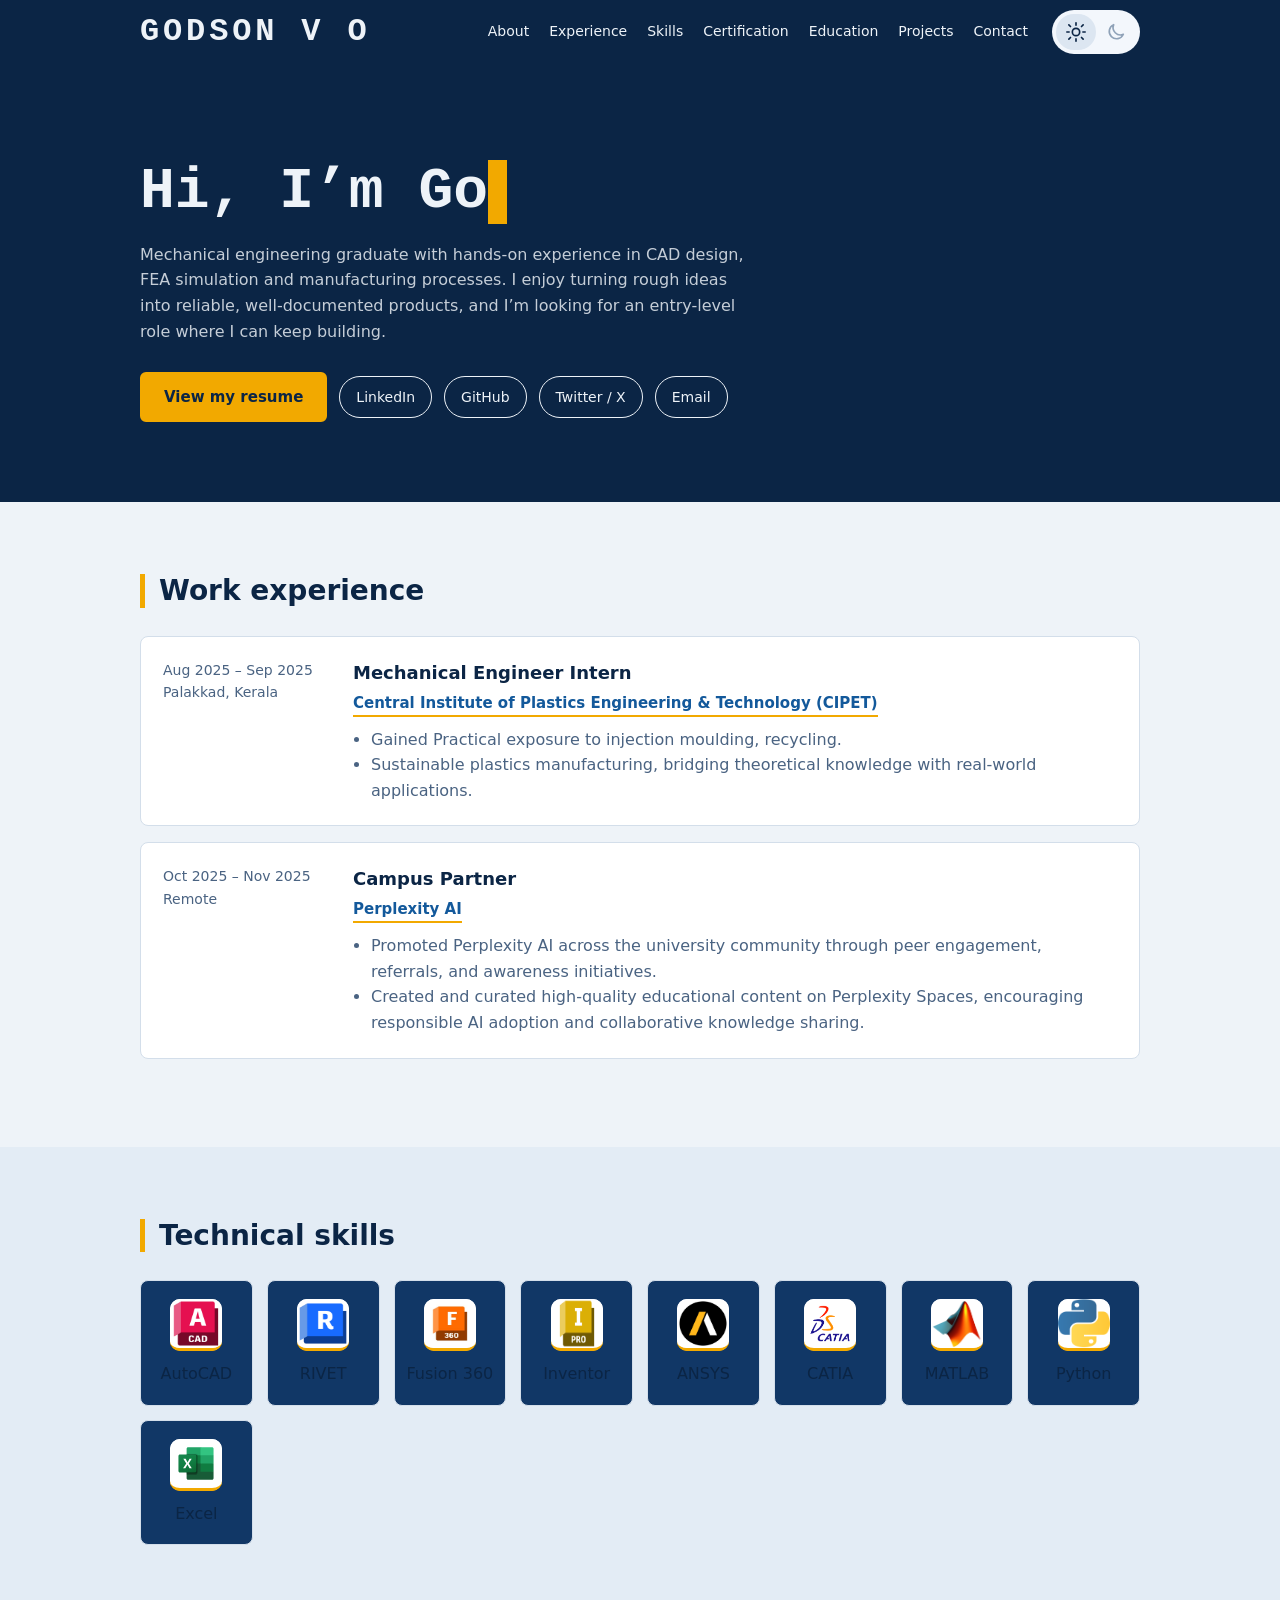
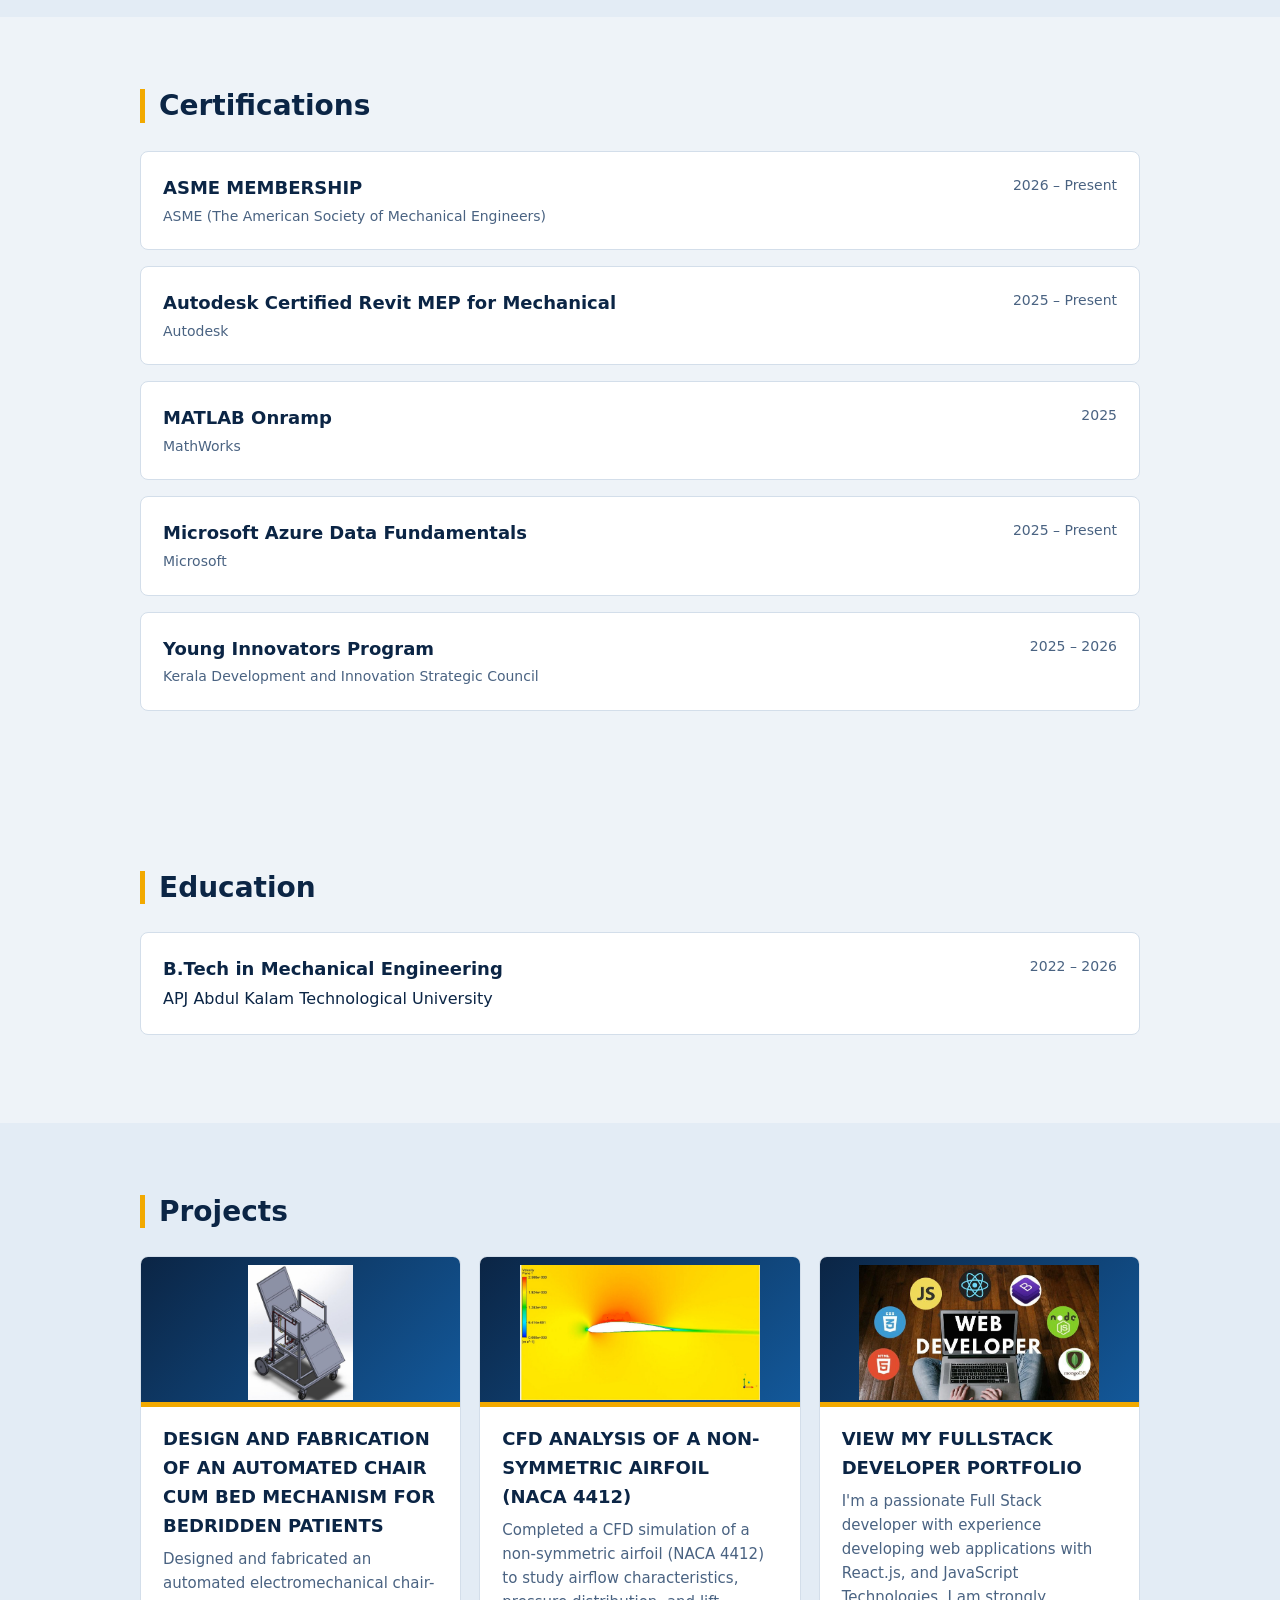
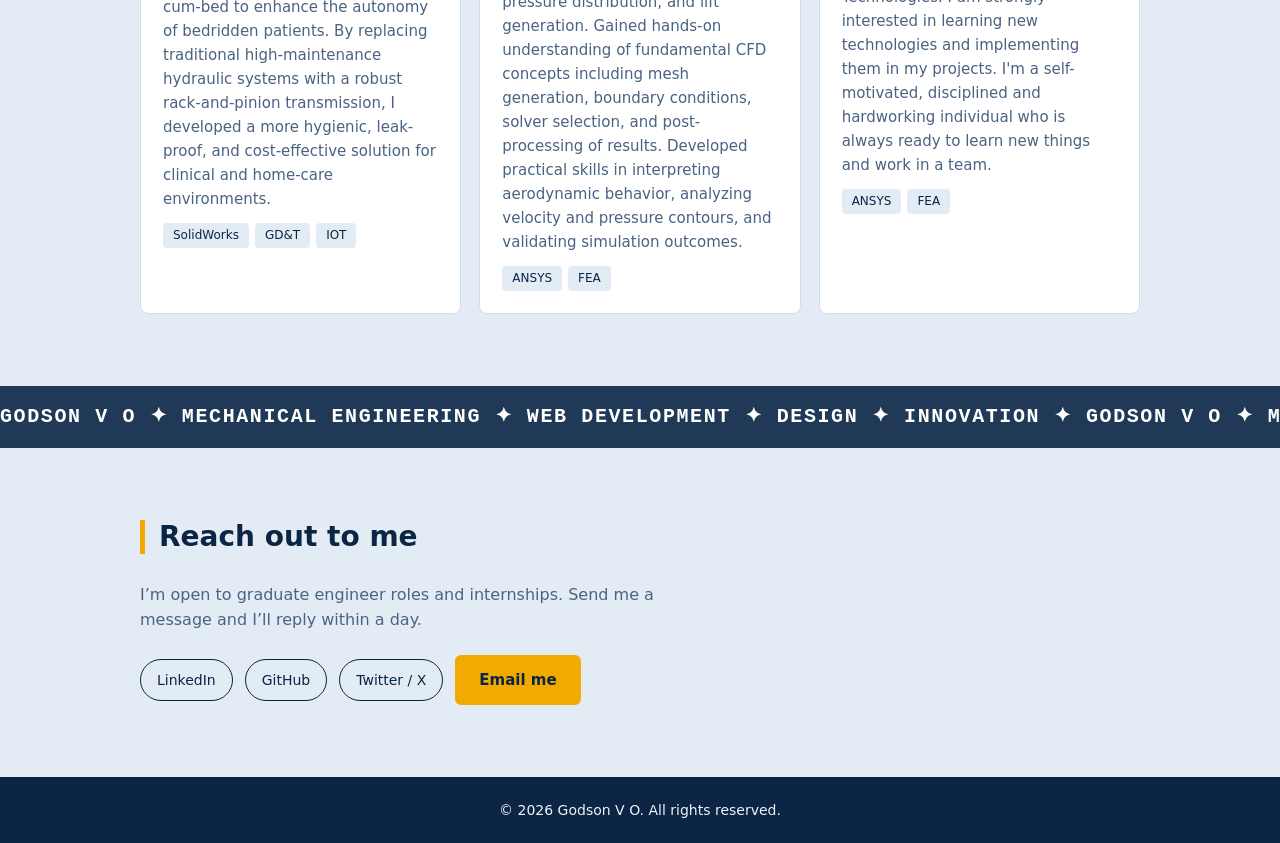
<file: index.html>
<!DOCTYPE html>
<html lang="en" data-theme="light">
<head>
<meta charset="utf-8">
<meta name="viewport" content="width=device-width, initial-scale=1">
<title>Godson V O - Portfolio</title>
<link rel="stylesheet" href="style.css">
<link rel="shortcut icon" href="img/logo.png" type="image/x-icon">
<link rel="preconnect" href="https://fonts.googleapis.com">
<link rel="preconnect" href="https://fonts.gstatic.com" crossorigin>
<link href="https://fonts.googleapis.com/css2?family=Antic+Didone&display=swap" rel="stylesheet">
<!-- Basic Icons -->
<link href="https://cdn.boxicons.com/3.0.8/fonts/basic/boxicons.min.css" rel="stylesheet">
<!-- Filled Icons -->
<link href="https://cdn.boxicons.com/3.0.8/fonts/filled/boxicons-filled.min.css" rel="stylesheet">
<!-- Brand Icons -->
<link href="https://cdn.boxicons.com/3.0.8/fonts/brands/boxicons-brands.min.css" rel="stylesheet">
</head>
<body>
<!-- Markup: <div class="fx-typewriter">TYPEWRITER</div> -->
<header>
  <div class="wrap header-inner" href="#top">
    <div class="fx-voltage" role="img" aria-label="GODSON V O" href="#top">
  <b aria-hidden="true" style="--i:0">G</b>
  <b aria-hidden="true" style="--i:1">O</b>
  <b aria-hidden="true" style="--i:2">D</b>
  <b aria-hidden="true" style="--i:3">S</b>
  <b aria-hidden="true" style="--i:4">O</b>
  <b aria-hidden="true" style="--i:5">N</b>
  &nbsp;
  <b aria-hidden="true" style="--i:6">V</b>
  &nbsp;
  <b aria-hidden="true" style="--i:7">O</b>
</div>
    <div class="header-right">
      <nav aria-label="Main">
        <a href="#about">About</a>
        <a href="#experience">Experience</a>
        <a href="#skills">Skills</a>
        <a href="#certification">Certification</a>
        <a href="#education">Education</a>
        <a href="#projects">Projects</a>
        <a href="#contact">Contact</a>
      </nav>

      <!-- Sun / Moon toggle -->
      <button id="theme-toggle" class="toggle" role="switch" aria-checked="false" aria-label="Dark mode">
        <span class="thumb"></span>
        <span class="icon icon-sun" aria-hidden="true">
          <svg viewBox="0 0 24 24" fill="none" stroke="currentColor" stroke-width="1.8" stroke-linecap="round">
            <circle cx="12" cy="12" r="4"/>
            <path d="M12 2v2.5M12 19.5V22M4.2 4.2L6 6M18 18l1.8 1.8M2 12h2.5M19.5 12H22M4.2 19.8L6 18M18 6l1.8-1.8"/>
          </svg>
        </span>
        <span class="icon icon-moon" aria-hidden="true">
          <svg viewBox="0 0 24 24" fill="none" stroke="currentColor" stroke-width="1.8" stroke-linecap="round" stroke-linejoin="round">
            <path d="M20 14.5A8 8 0 0 1 9.5 4 8 8 0 1 0 20 14.5z"/>
          </svg>
        </span>
      </button>
    </div>
  </div>
</header>

<main id="top">

  <!-- Hero -->
  <section class="hero" id="about">
    <div class="wrap">
      <h1 class="fx-typewriter">Hi, I’m <span>Godson</span></h1>
      <p>Mechanical engineering graduate with hands-on experience in CAD design, FEA simulation and manufacturing processes. I enjoy turning rough ideas into reliable, well-documented products, and I’m looking for an entry-level role where I can keep building.</p>
      <!-- Hero Section -->
    <div class="row" id="hero-links"></div>

    </div>
  </section>

  <!-- Work experience -->
  <section id="experience">
    <div class="wrap">
      <h2>Work experience</h2>

      <div class="card job">
        <div class="when">Aug 2025 – Sep 2025<br>Palakkad, Kerala</div>
        <div>
          <h3>Mechanical Engineer Intern</h3>
          <div class="org">
            Central Institute of Plastics Engineering & Technology (CIPET)
          </div>
          <ul>
            <li>Gained Practical exposure to injection moulding, recycling.</li>
            <li>Sustainable plastics manufacturing, bridging theoretical knowledge with real-world applications.</li>
          </ul>
        </div>
      </div>

      <div class="card job">
        <div class="when">Oct 2025 – Nov 2025<br>Remote</div>
        <div>
          <h3>Campus Partner</h3>
          <div class="org">Perplexity AI</div>
          <ul>
            <li>Promoted Perplexity AI across the university community through peer engagement, referrals, and awareness initiatives.</li>
            <li>Created and curated high-quality educational content on Perplexity Spaces, encouraging responsible AI adoption and collaborative knowledge sharing.</li>
          </ul>
        </div>
      </div>
    </div>
  </section>

  <!-- Technical skills -->
  <section id="skills" class="alt">
    <div class="wrap">
      <h2>Technical skills</h2>
      <div class="skills">
        <!-- Replace each <i> with an <img src="logos/solidworks.png" alt=""> when you have the logos -->
        <div class="skill"><i class="text"><img src="img/autocad.png" alt=""></i>AutoCAD</div>
        <div class="skill"><i class="text"><img src="img/revit.png" alt=""></i>RIVET</div>
        <div class="skill"><i class="text"><img src="img/fusion.jpg" alt=""></i>Fusion 360</div>
        <div class="skill"><i class="text"><img src="img/inventor.png" alt=""></i>Inventor</div>
        <div class="skill"><i class="text"><img src="img/ansys.png" alt=""></i>ANSYS</div>
        <div class="skill"><i class="text"><img src="img/catia.png" alt=""></i>CATIA</div>
        <div class="skill"><i class="text"><img src="img/matlab.gif" alt=""></i>MATLAB</div>
        <div class="skill"><i class="text"><img src="img/python.webp" alt=""></i>Python</div>
        <div class="skill"><i class="text"><img src="img/Excel.svg" alt=""></i>Excel</div>
      </div>
    </div>
  </section>

  <!-- Certification -->
  <section id="certification">
    <div class="wrap">
      <h2>Certifications</h2>
      <div class="card edu">
        <div><h3><a href="https://drive.google.com/file/d/1usHz8cwKl0jmpOkJ18G73uZDuMDhSwns/view">ASME MEMBERSHIP</a></h3><div class="meta">ASME (The American Society of Mechanical Engineers)</div></div>
        <div class="meta">2026 – Present</div>
      </div>
      <div class="card edu">
        <div><h3><a href="https://drive.google.com/file/d/1rMEAETrt9tJJf_c6qiOR7pd2DvKkXh3Y/view">Autodesk Certified Revit MEP for Mechanical</a></h3><div class="meta">Autodesk</div></div>
        <div class="meta">2025 – Present</div>
      </div>
      <div class="card edu">
        <div><h3><a href="https://matlabacademy.mathworks.com/progress/share/certificate.html?id=d132687e-efc4-47a7-ab6a-3c67d6c4999a&">MATLAB Onramp</a></h3><div class="meta">MathWorks</div></div>
        <div class="meta">2025</div>
      </div>
      <div class="card edu">
        <div><h3><a href="https://learn.microsoft.com/en-in/users/godsonvo-6068/achievements/pl9hptj4?ref=https%3A%2F%2Fwww.linkedin.com%2F">Microsoft Azure Data Fundamentals</a></h3><div class="meta">Microsoft</div></div>
        <div class="meta">2025 – Present</div>
      </div>
      <div class="card edu">
        <div><h3><a href="https://drive.google.com/file/d/1YT1-2GhSGuRLIn78j5Zdr1tvwRowHcfh/view">Young Innovators Program</a></h3><div class="meta">Kerala Development and Innovation Strategic Council</div></div>
        <div class="meta">2025 – 2026</div>
      </div>
    </div>
  </section>
  <!-- Education -->
  <section id="education">
    <div class="wrap">
      <h2>Education</h2>
      <div class="card edu">
        <div><h3>B.Tech in Mechanical Engineering</h3><div class="meta"></div>APJ Abdul Kalam Technological University</div>
        <div class="meta">2022 – 2026</div>
      </div>
    </div>
  </section>

  <!-- Projects -->
  <section id="projects" class="alt">
    <div class="wrap">
      <h2>Projects</h2>
      <div class="projects">
        <article class="card proj">
          <div class="thumb-img"><img class="wheelchair" src="img/wheelchair.jpg" alt=""></div>
          <div class="body arrow">
            <h3>DESIGN AND FABRICATION OF AN AUTOMATED CHAIR CUM BED MECHANISM FOR BEDRIDDEN PATIENTS<i class="bx bx-chevron-right-circle" id="arrow1"></i></h3>
            <p>Designed and fabricated an automated electromechanical chair-cum-bed to enhance the autonomy of bedridden patients. By replacing traditional high-maintenance hydraulic systems with a robust rack-and-pinion transmission, I developed a more hygienic, leak-proof, and cost-effective solution for clinical and home-care environments.</p>
            <div class="tags"><span>SolidWorks</span><span>GD&amp;T</span> <span>IOT</span></div>
          </div>
        </article>
        <article class="card proj">
          <div class="thumb-img"><img class="cfd" src="img/cfd002.jpg" alt=""></div>
          <div class="body arrow">
            <h3>CFD ANALYSIS OF A NON-SYMMETRIC AIRFOIL (NACA 4412)<i class="bx bx-chevron-right-circle" id="arrow2"></i></h3>
            <p>Completed a CFD simulation of a non-symmetric airfoil (NACA 4412) to study airflow characteristics, pressure distribution, and lift 
                  generation. Gained hands-on understanding of fundamental CFD concepts including mesh generation, boundary conditions, solver
                  selection, and post-processing of results. Developed practical skills in interpreting aerodynamic behavior, analyzing velocity and 
                  pressure contours, and validating simulation outcomes. </p>
            <div class="tags"><span>ANSYS</span><span>FEA</span></div>
          </div>
        </article>
        <article class="card proj">
          <div class="thumb-img"><img class="cfd" src="img/developer.htm" alt=""></div>
          <div class="body arrow">
            <h3 href="https://godsonvo-portfolio.vercel.app/"  target="_blank"><a href="https://godsonvo-portfolio.vercel.app/">VIEW MY FULLSTACK DEVELOPER PORTFOLIO</a><i href="https://godsonvo-portfolio.vercel.app/"  target="_blank" class="bx bx-chevron-right-circle" id="arrow3"></i></h3>
            <p>I'm a passionate Full Stack developer with experience developing web applications with React.js, and JavaScript Technologies. I am strongly interested in learning new technologies and implementing them in my projects. I'm a self-motivated, disciplined and hardworking individual who is always ready to learn new things and work in a team.</p>
            <div class="tags"><span>ANSYS</span><span>FEA</span></div>
          </div>
        </article>
      </div>
    </div>
  </section>


<div class="ticker-wrapper">
  <div class="fx-ticker">
  GODSON V O ✦ MECHANICAL ENGINEERING ✦ WEB DEVELOPMENT ✦ DESIGN ✦ INNOVATION ✦
  GODSON V O ✦ MECHANICAL ENGINEERING ✦ WEB DEVELOPMENT ✦ DESIGN ✦ INNOVATION ✦
  GODSON V O ✦MECHANICAL ENGINEERING ✦ WEB DEVELOPMENT ✦ DESIGN ✦ INNOVATION ✦
  </div>
</div>
  
  <!-- Contact Section -->
<section id="contact" class="contact">
    <div class="wrap">
        <h2>Reach out to me</h2>
        <p>I’m open to graduate engineer roles and internships. Send me a message and I’ll reply within a day.</p>
        <div class="row" id="contact-links"></div>
    </div>
</section>

</main>

<footer id="footerText">Copyright &copy; Godson V O</footer>
<script src="script.js"></script>
</body>
</html>
</file>
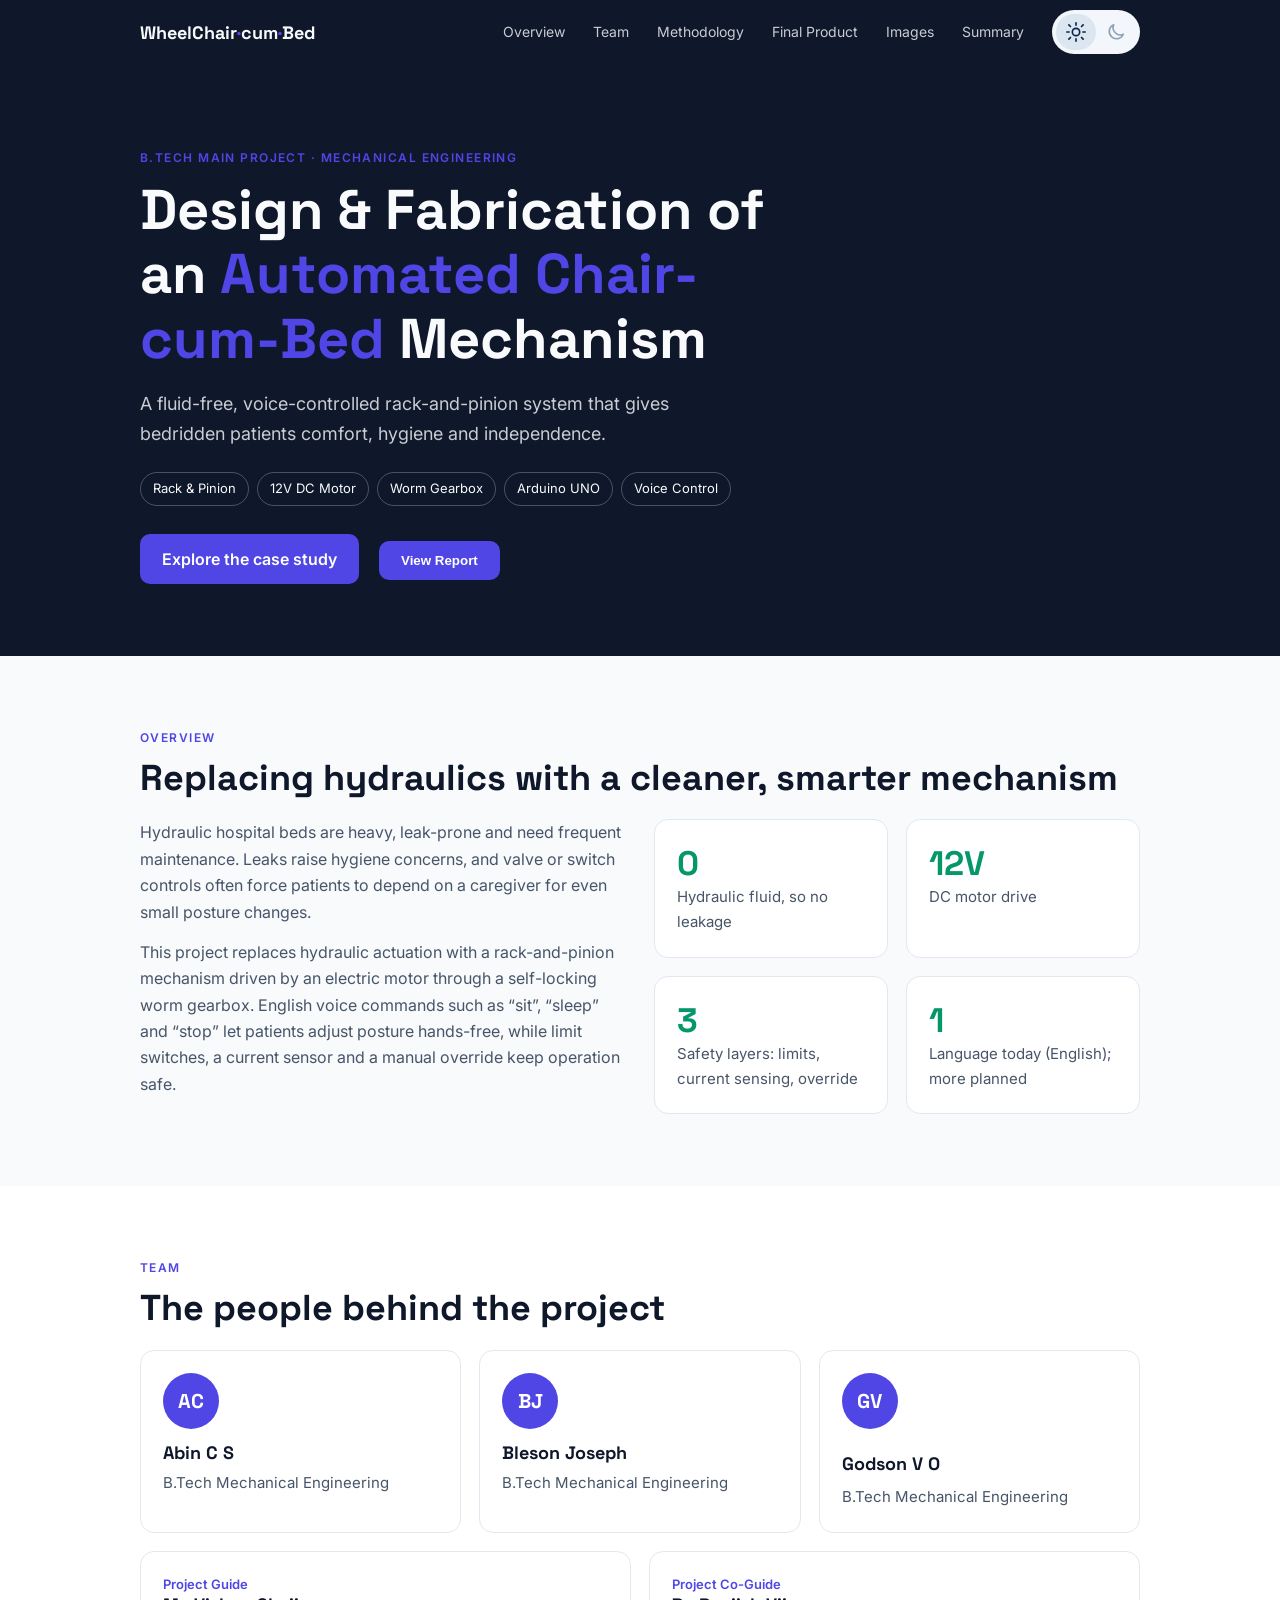
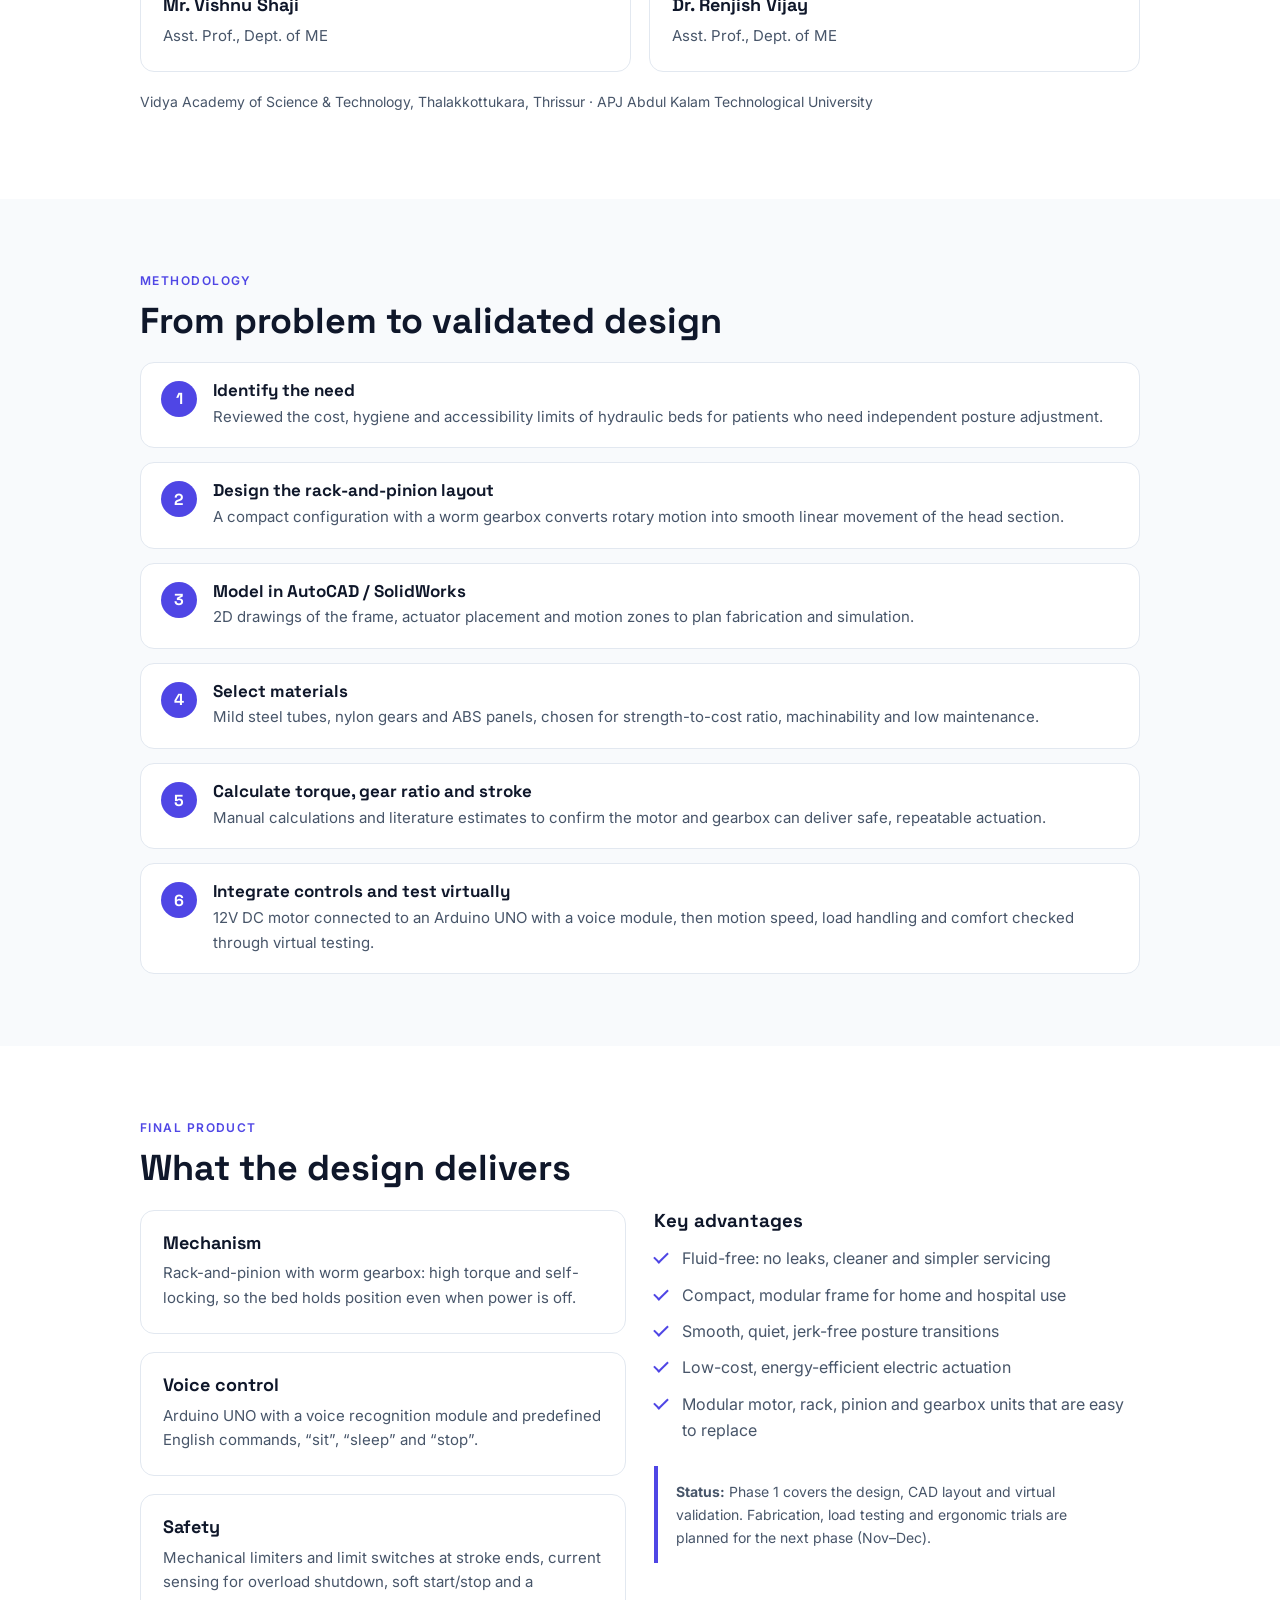
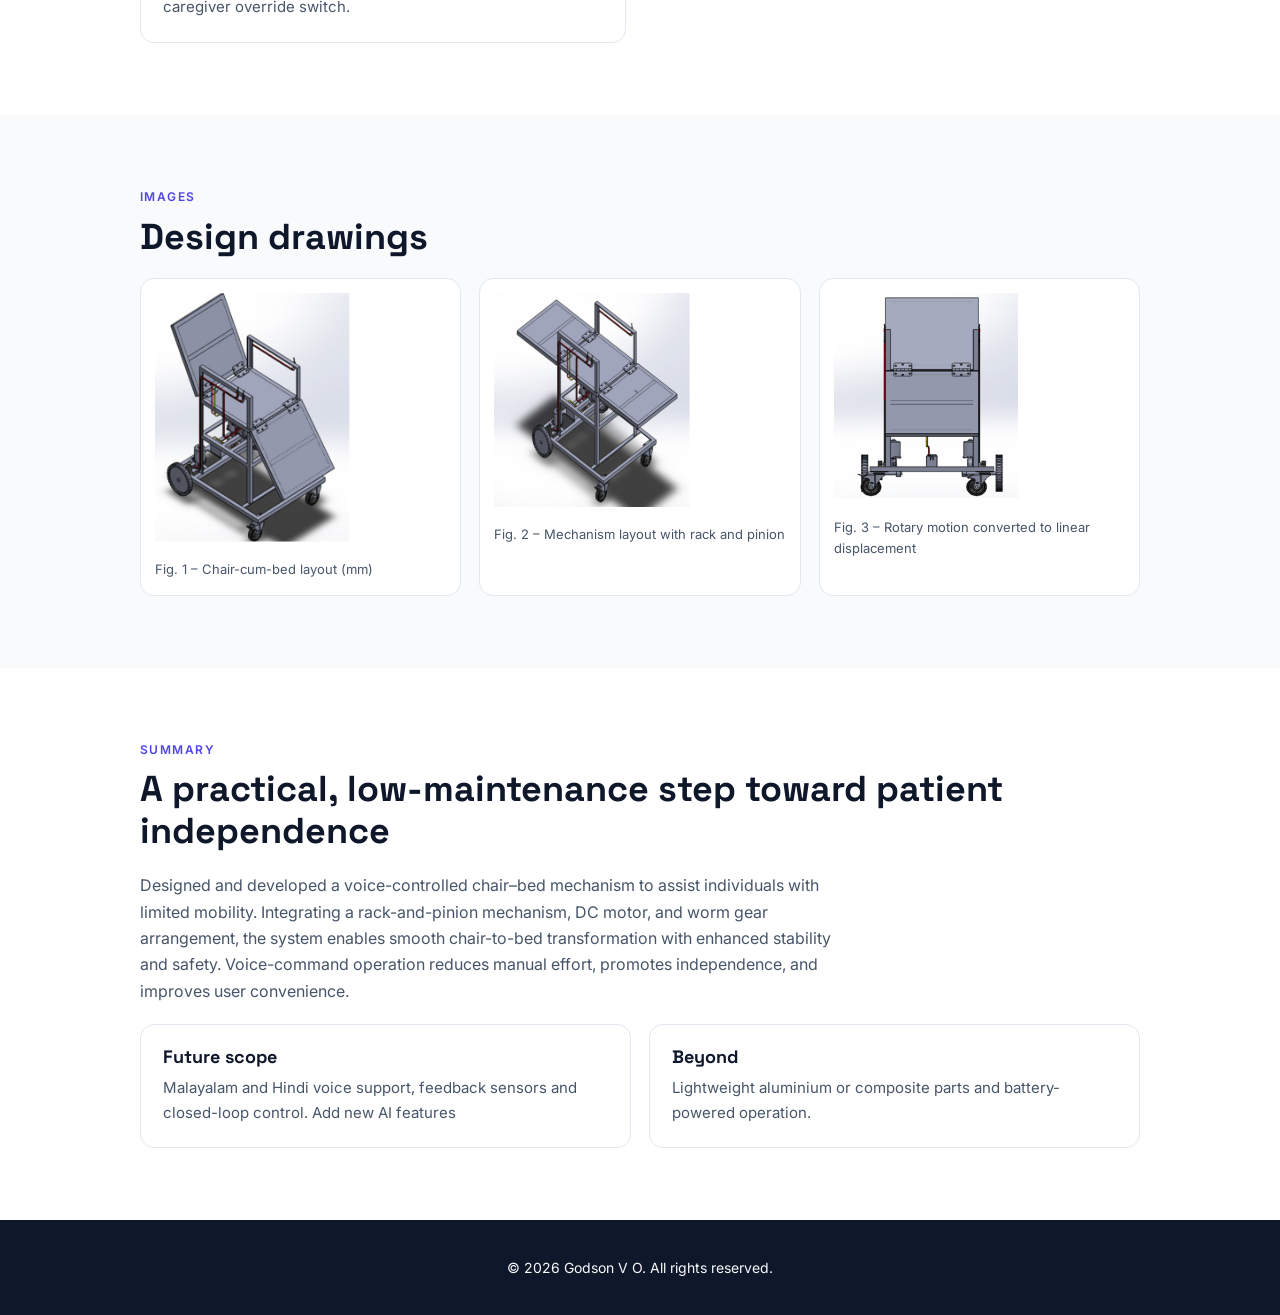
<file: project1/index.html>
<!DOCTYPE html>
<html lang="en" data-theme="light">
<head>
<meta charset="utf-8">
<meta name="viewport" content="width=device-width, initial-scale=1, viewport-fit=cover">
<title>Automated Chair-cum-Bed Mechanism – Case Study</title>
<link rel="stylesheet" href="https://fonts.googleapis.com/css2?family=Space+Grotesk:wght@500;700&family=Inter:wght@400;500;600&display=swap">
<link rel="stylesheet" href="styles.css">
<!-- Basic Icons -->
<link href="https://cdn.boxicons.com/3.0.8/fonts/basic/boxicons.min.css" rel="stylesheet">
<!-- Filled Icons -->
<link href="https://cdn.boxicons.com/3.0.8/fonts/filled/boxicons-filled.min.css" rel="stylesheet">
<!-- Brand Icons -->
<link href="https://cdn.boxicons.com/3.0.8/fonts/brands/boxicons-brands.min.css" rel="stylesheet">
</head>
<body>
<header class="nav"><div class="wrap">
  <a class="logo" href="#top">WheelChair<b>·</b>cum<b>·</b>Bed</a>
  <nav class="links">
    <a href="#overview">Overview</a><a href="#team">Team</a><a href="#method">Methodology</a><a href="#product">Final Product</a><a href="#gallery">Images</a><a href="#summary">Summary</a>
  </nav>
  <!-- Sun / Moon toggle -->
      <button id="theme-toggle" class="toggle" role="switch" aria-checked="false" aria-label="Dark mode">
        <span class="thumb"></span>
        <span class="icon icon-sun" aria-hidden="true">
          <svg viewBox="0 0 24 24" fill="none" stroke="currentColor" stroke-width="1.8" stroke-linecap="round">
            <circle cx="12" cy="12" r="4"/>
            <path d="M12 2v2.5M12 19.5V22M4.2 4.2L6 6M18 18l1.8 1.8M2 12h2.5M19.5 12H22M4.2 19.8L6 18M18 6l1.8-1.8"/>
          </svg>
        </span>
        <span class="icon icon-moon" aria-hidden="true">
          <svg viewBox="0 0 24 24" fill="none" stroke="currentColor" stroke-width="1.8" stroke-linecap="round" stroke-linejoin="round">
            <path d="M20 14.5A8 8 0 0 1 9.5 4 8 8 0 1 0 20 14.5z"/>
          </svg>
        </span>
      </button>
</div></header>


<main id="top">
<section class="hero"><div class="wrap">
  <div class="eyebrow" style="color:var(--accent)">B.Tech Main Project · Mechanical Engineering</div>
  <h1>Design &amp; Fabrication of an <em>Automated Chair-cum-Bed</em> Mechanism</h1>
  <p>A fluid-free, voice-controlled rack-and-pinion system that gives bedridden patients comfort, hygiene and independence.</p>
  <div class="chips"><span class="chip">Rack &amp; Pinion</span><span class="chip">12V DC Motor</span><span class="chip">Worm Gearbox</span><span class="chip">Arduino UNO</span><span class="chip">Voice Control</span></div>
  <a class="btn" href="#overview">Explore the case study</a><button href="img/GROUP_A4_Project_Report_FINAL_V2.pdf" class="btn" id="reported">View Report</button>
</div></section>

<section id="overview"><div class="wrap">
  <div class="eyebrow">Overview</div><h2>Replacing hydraulics with a cleaner, smarter mechanism</h2>
  <div class="split">
    <div>
      <p>Hydraulic hospital beds are heavy, leak-prone and need frequent maintenance. Leaks raise hygiene concerns, and valve or switch controls often force patients to depend on a caregiver for even small posture changes.</p>
      <p>This project replaces hydraulic actuation with a rack-and-pinion mechanism driven by an electric motor through a self-locking worm gearbox. English voice commands such as “sit”, “sleep” and “stop” let patients adjust posture hands-free, while limit switches, a current sensor and a manual override keep operation safe.</p>
    </div>
    <div class="grid" style="grid-template-columns:1fr 1fr">
      <div class="card"><div class="stat">0</div><p>Hydraulic fluid, so no leakage</p></div>
      <div class="card"><div class="stat">12V</div><p>DC motor drive</p></div>
      <div class="card"><div class="stat">3</div><p>Safety layers: limits, current sensing, override</p></div>
      <div class="card"><div class="stat">1</div><p>Language today (English); more planned</p></div>
    </div>
  </div>
</div></section>

<section id="team" class="alt"><div class="wrap">
  <div class="eyebrow">Team</div><h2>The people behind the project</h2>
  <div class="grid">
    <div class="card"><div class="avatar">AC</div><h3>Abin C S</h3><div class="role"></div><p>B.Tech Mechanical Engineering</p></div>
    <div class="card"><div class="avatar">BJ</div><h3>Bleson Joseph</h3><div class="role"></div><p>B.Tech Mechanical Engineering</p></div>
    <div class="card godson"><div class="avatar">GV</div><h3>Godson V O<i class="bx bx-chevron-right-circle" id="arrow1"></i></h3><div class="role"></div><p>B.Tech Mechanical Engineering</p></div>
  </div>
  <div class="grid" style="margin-top:18px">
    <div class="card"><div class="role">Project Guide</div><h3>Mr. Vishnu Shaji</h3><p>Asst. Prof., Dept. of ME</p></div>
    <div class="card"><div class="role">Project Co-Guide</div><h3>Dr. Renjish Vijay</h3><p>Asst. Prof., Dept. of ME</p></div>
  </div>
  <p style="margin-top:18px;font-size:14px">Vidya Academy of Science &amp; Technology, Thalakkottukara, Thrissur · APJ Abdul Kalam Technological University</p>
</div></section>

<section id="method"><div class="wrap">
  <div class="eyebrow">Methodology</div><h2>From problem to validated design</h2>
  <div class="steps">
    <div class="step"><div><h3>Identify the need</h3><p>Reviewed the cost, hygiene and accessibility limits of hydraulic beds for patients who need independent posture adjustment.</p></div></div>
    <div class="step"><div><h3>Design the rack-and-pinion layout</h3><p>A compact configuration with a worm gearbox converts rotary motion into smooth linear movement of the head section.</p></div></div>
    <div class="step"><div><h3>Model in AutoCAD / SolidWorks</h3><p>2D drawings of the frame, actuator placement and motion zones to plan fabrication and simulation.</p></div></div>
    <div class="step"><div><h3>Select materials</h3><p>Mild steel tubes, nylon gears and ABS panels, chosen for strength-to-cost ratio, machinability and low maintenance.</p></div></div>
    <div class="step"><div><h3>Calculate torque, gear ratio and stroke</h3><p>Manual calculations and literature estimates to confirm the motor and gearbox can deliver safe, repeatable actuation.</p></div></div>
    <div class="step"><div><h3>Integrate controls and test virtually</h3><p>12V DC motor connected to an Arduino UNO with a voice module, then motion speed, load handling and comfort checked through virtual testing.</p></div></div>
  </div>
</div></section>

<section id="product" class="alt"><div class="wrap">
  <div class="eyebrow">Final Product</div><h2>What the design delivers</h2>
  <div class="split">
    <div class="grid" style="grid-template-columns:1fr">
      <div class="card"><h3>Mechanism</h3><p>Rack-and-pinion with worm gearbox: high torque and self-locking, so the bed holds position even when power is off.</p></div>
      <div class="card"><h3>Voice control</h3><p>Arduino UNO with a voice recognition module and predefined English commands, “sit”, “sleep” and “stop”.</p></div>
      <div class="card"><h3>Safety</h3><p>Mechanical limiters and limit switches at stroke ends, current sensing for overload shutdown, soft start/stop and a caregiver override switch.</p></div>
    </div>
    <div>
      <h3 style="margin-bottom:14px">Key advantages</h3>
      <ul class="ticks">
        <li>Fluid-free: no leaks, cleaner and simpler servicing</li>
        <li>Compact, modular frame for home and hospital use</li>
        <li>Smooth, quiet, jerk-free posture transitions</li>
        <li>Low-cost, energy-efficient electric actuation</li>
        <li>Modular motor, rack, pinion and gearbox units that are easy to replace</li>
      </ul>
      <div class="note"><b>Status:</b> Phase 1 covers the design, CAD layout and virtual validation. Fabrication, load testing and ergonomic trials are planned for the next phase (Nov–Dec).</div>
    </div>
  </div>
</div></section>

<section id="gallery"><div class="wrap">
  <div class="eyebrow">Images</div><h2>Design drawings</h2>
  <div class="grid" style="grid-template-columns:repeat(auto-fit,minmax(auto,1fr))">
    <figure>
      <img class="drw1" src="img/drw1.png" alt="">
      <figcaption>Fig. 1 – Chair-cum-bed layout (mm)</figcaption>
    </figure>
    <figure>
      <img class="drw2" src="img/drw2.png" alt="">
      <figcaption>Fig. 2 – Mechanism layout with rack and pinion</figcaption>
    </figure>
    <figure>
      <img class="drw3" src="img/drw3.png" alt="">
      <figcaption>Fig. 3 – Rotary motion converted to linear displacement</figcaption>
    </figure>
  </div>
</div></section>

<section id="summary" class="alt"><div class="wrap">
  <div class="eyebrow">Summary</div><h2>A practical, low-maintenance step toward patient independence</h2>
  <p style="max-width:70ch">Designed and developed a voice-controlled chair–bed mechanism to assist individuals with limited mobility. Integrating a rack-and-pinion mechanism, DC motor, and worm gear arrangement, the system enables smooth chair-to-bed transformation with enhanced stability and safety. Voice-command operation reduces manual effort, promotes independence, and improves user convenience.</p>
  <div class="grid" style="margin-top:20px">
    <div class="card"><h3>Future scope</h3><p>Malayalam and Hindi voice support, feedback sensors and closed-loop control. Add new AI features</p></div>
    <div class="card"><h3>Beyond</h3><p>Lightweight aluminium or composite parts and battery-powered operation.</p></div>
  </div>
</div></section>
</main>

<footer id="footerText">Copyright &copy; Godson V O</footer>

<script src="script.js"></script>
</body>
</html>
</file>
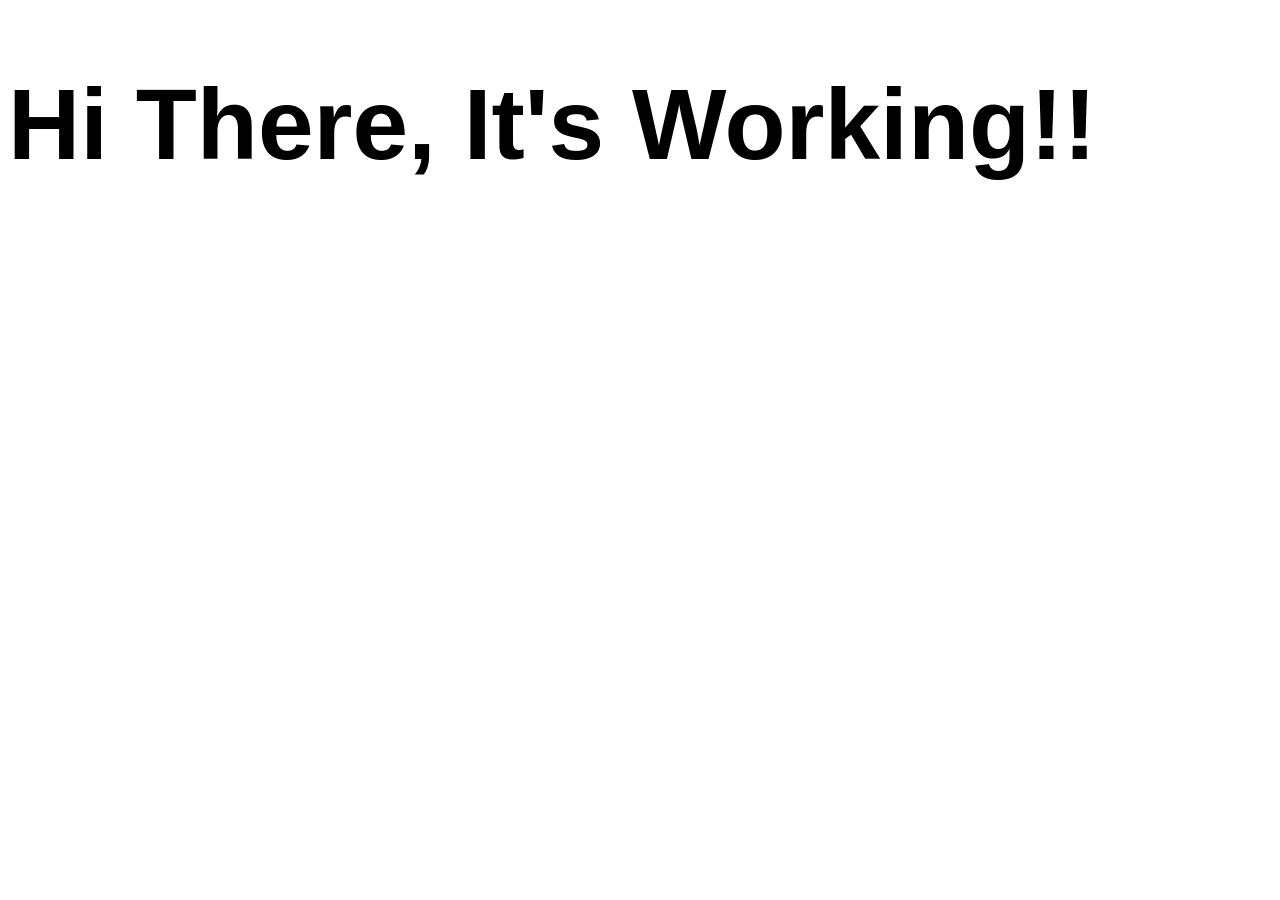
<file: project1.html>
<!DOCTYPE html>
<html lang="en">
<head>
    <meta charset="UTF-8">
    <meta name="viewport" content="width=device-width, initial-scale=1.0">
    <title>Wheelchair project</title>
</head>
<body>
    <style>
        h1{
            font-family: 'Segoe UI', Tahoma, Geneva, Verdana, sans-serif;
            font-size: 100px;
            font-weight: 600;
        }
    </style>
    <h1>Hi There, It's Working!!</h1>
</body>
</html>
</file>
<file: style.css>
/* ===== Palette tokens ===== */
/* Light: Blueprint Blue */

:root,
[data-theme="light"] {
  --bg: #EEF3F8;
  /* pale blue-gray */
  --surface: #FFFFFF;
  --alt: #E3ECF5;
  /* alternate section background */
  --text: #0B2545;
  /* deep navy */
  --muted: #4A6382;
  --accent: #F2A900;
  /* amber */
  --on-accent: #0B2545;
  --brand: #13599B;
  /* engineering blue */
  --border: #D3DEEA;
  --bar: #0B2545;
  /* header / hero / footer */
  --on-bar: #EEF3F8;

  /* toggle */
  --toggle-bg: #F3F7FC;
  --toggle-thumb: #DCE6F1;
  --toggle-icon: #0B2545;
  --toggle-icon-off: #8FA2B8;
}

/* Dark: Blueprint at night */
[data-theme="dark"] {
  --bg: #081A33;
  --surface: #0F2747;
  --alt: #0B2140;
  --text: #E6EEF8;
  --muted: #9DB2CC;
  --accent: #F2A900;
  --on-accent: #0B2545;
  --brand: #5AA2E6;
  --border: #1D3A60;
  --bar: #050F20;
  --on-bar: #E6EEF8;

  --toggle-bg: #0B1220;
  --toggle-thumb: #3A4A73;
  --toggle-icon: #FFFFFF;
  --toggle-icon-off: #8794B3;
}

/* ===== Base ===== */
*,
*::before,
*::after {
  box-sizing: border-box;
}

html {
  scroll-behavior: smooth;
  scroll-padding-top: 80px;
}

body {
  margin: 0;
  background: var(--bg);
  color: var(--text);
  font: 16px/1.6 "IBM Plex Sans", Inter, system-ui, sans-serif;
  transition: background .3s ease, color .3s ease;
}

a {
  color: inherit;
  text-decoration: none;
}

a:focus-visible,
button:focus-visible {
  outline: 3px solid var(--accent);
  outline-offset: 2px;
}

.wrap {
  max-width: 1040px;
  margin: 0 auto;
  padding: 0 20px;
}

section {
  padding: 72px 0;
}

section.alt {
  background: var(--alt);
}

h2 {
  font-size: 28px;
  line-height: 1.2;
  margin: 0 0 28px;
  padding-left: 14px;
  border-left: 5px solid var(--accent);
}

/* ===== Header ===== */
header {
  position: sticky;
  top: 0;
  z-index: 10;
  background: var(--bar);
  color: var(--on-bar);
}

.header-inner {
  display: flex;
  justify-content: space-between;
  align-items: center;
  gap: 16px;
  min-height: 64px;
}

.logo {
  font-weight: 700;
  white-space: nowrap;
}

.header-right {
  display: flex;
  align-items: center;
  gap: 24px;
}

nav {
  display: flex;
  gap: 20px;
  font-size: 14px;
}

nav a {
  padding: 4px 0;
  border-bottom: 2px solid transparent;
  white-space: nowrap;
}

nav a:hover,
nav a:focus-visible {
  border-color: var(--accent);
  outline: none;
}

/* ===== Sun / Moon toggle ===== */
.toggle {
  position: relative;
  display: grid;
  grid-template-columns: 1fr 1fr;
  align-items: center;
  width: 88px;
  height: 44px;
  padding: 4px;
  border: 0;
  border-radius: 999px;
  background: var(--toggle-bg);
  cursor: pointer;
  flex-shrink: 0;
  transition: background .3s ease;
}

.toggle .thumb {
  position: absolute;
  top: 4px;
  left: 4px;
  width: 40px;
  height: 36px;
  border-radius: 999px;
  background: var(--toggle-thumb);
  transition: transform .3s ease, background .3s ease;
}

.toggle[aria-checked="true"] .thumb {
  transform: translateX(40px);
}

.toggle .icon {
  position: relative;
  z-index: 1;
  display: grid;
  place-items: center;
  height: 36px;
  transition: color .3s ease;
}

.toggle .icon svg {
  width: 22px;
  height: 22px;
}

/* Light mode: sun active. Dark mode: moon active. */
.icon-sun {
  color: var(--toggle-icon);
}

.icon-moon {
  color: var(--toggle-icon-off);
}

.toggle[aria-checked="true"] .icon-sun {
  color: var(--toggle-icon-off);
}

.toggle[aria-checked="true"] .icon-moon {
  color: var(--toggle-icon);
}

/* ===== Hero ===== */
.hero {
  padding: 96px 0 80px;
  background: var(--bar);
  color: var(--on-bar);
}

.hero h1 {
  font-size: clamp(34px, 6vw, 58px);
  line-height: 1.1;
  margin: 0 0 18px;
}

.hero h1 span {
  border-bottom: 5px solid var(--accent);
}

.hero p {
  max-width: 620px;
  margin: 0 0 28px;
  opacity: .82;
}

.row {
  display: flex;
  flex-wrap: wrap;
  gap: 12px;
  align-items: center;
}

.btn {
  display: inline-block;
  padding: 11px 22px;
  border-radius: 6px;
  font-weight: 600;
  font-size: 15px;
  background: var(--accent);
  color: var(--on-accent);
  border: 2px solid var(--accent);
}

.btn:hover {
  filter: brightness(1.08);
}

.pill {
  padding: 9px 16px;
  border-radius: 999px;
  font-size: 14px;
  font-weight: 500;
  border: 1.5px solid currentColor;
}

.hero .pill {
  color: var(--on-bar);
}

.pill:hover {
  background: var(--accent);
  border-color: var(--accent);
  color: var(--on-accent);
}

/* ================================
   TYPING EFFECT (H1)
================================ */

.hero h1.typing {
  display: inline-block;
  width: 12.5ch;
  /* tweak if text is clipped or has extra space */
  max-width: 100%;
  white-space: nowrap;
  overflow: hidden;
  border-right: 3px solid currentColor;
  /* caret matches h1 color */
  animation:
    typing 2.2s steps(18) 0.4s both,
    /* types the text */
    blink .6s step-end infinite alternate,
    /* blinking caret */
    hide-caret 0s 3.8s forwards;
  /* caret disappears after ~3.8s */
}

@keyframes typing {
  from {
    width: 0;
  }
}

@keyframes blink {
  50% {
    border-color: transparent;
  }
}

@keyframes hide-caret {
  to {
    border-color: transparent;
  }
}

@media (max-width: 600px) {
  .hero h1.typing {
    font-size: 28px;
  }
}


/* ===== Cards ===== */
.card {
  background: var(--surface);
  border: 1px solid var(--border);
  border-radius: 8px;
  padding: 22px;
  margin-bottom: 16px;
  transition: background .3s ease, border-color .3s ease;
}

h3 {
  margin: 0 0 2px;
  font-size: 18px;
}

/* Experience */
.job {
  display: grid;
  grid-template-columns: 170px 1fr;
  gap: 20px;
}

.job .when {
  color: var(--muted);
  font-size: 14px;
}

.job .org {
  display: inline-block;
  font-weight: 600;
  font-size: 15px;
  color: var(--brand);
  border-bottom: 2px solid var(--accent);
}

.job ul {
  margin: 10px 0 0;
  padding-left: 18px;
  color: var(--muted);
}

/* Skills */
.skills {
  display: grid;
  grid-template-columns: repeat(auto-fill, minmax(110px, 1fr));
  gap: 14px;
}

.skill {
  text-align: center;
  padding: 18px 8px;
  font-size: 16px;
  background: rgb(17, 55, 102);
  border: 1px solid var(--border);
  border-radius: 8px;
}

.skill i,
.skill img {
  display: grid;
  place-items: center;
  width: 52px;
  height: 52px;
  margin: 0 auto 10px;
  border-radius: 10px;
  background: white;
  border-bottom: 3px solid var(--accent);
  font: 700 17px/1 "IBM Plex Mono", ui-monospace, monospace;
  font-style: normal;
  color: #0B2545;
}
.text{
  color: white;
}
/* Education */
.edu {
  display: flex;
  justify-content: space-between;
  gap: 16px;
  flex-wrap: wrap;
  cursor: pointer;
}

.edu:hover {
  background: var(--alt);
}

.edu .meta {
  color: var(--muted);
  font-size: 14px;
}

/* Projects */
.projects {
  display: grid;
  grid-template-columns: repeat(auto-fit, minmax(260px, 1fr));
  gap: 18px;
}

.proj {
  padding: 0;
  overflow: hidden;
  margin: 0;
}

.thumb-img {
  height: 150px;
  display: grid;
  place-items: center;
  position: relative;
  background: linear-gradient(135deg, var(--bar), var(--brand));
  color: var(--on-bar);
  font: 600 14px "IBM Plex Mono", ui-monospace, monospace;
}

.thumb-img::after {
  content: "";
  position: absolute;
  inset: auto 0 0 0;
  height: 5px;
  background: var(--accent);
}

.wheelchair{
  width: 105px;
}
.cfd{
  width: 240px;
}
.proj .body {
  padding: 18px 22px 22px;
}

.proj p {
  color: var(--muted);
  margin: 6px 0 12px;
  font-size: 15px;
}
.arrow h3{
  display: flex;
  flex-direction: row;
  align-items: center;
}
.arrow h3 i{
  font-size: 30px;
}

.tags {
  display: flex;
  flex-wrap: wrap;
  gap: 6px;
}

.tags span {
  font-size: 12px;
  padding: 3px 10px;
  border-radius: 4px;
  background: var(--alt);
}

/* Contact */
.contact {
  background: var(--alt);
}

.contact p {
  max-width: 520px;
  color: var(--muted);
  margin: 0 0 22px;
}

.contact .pill {
  color: var(--text);
}

/* Footer */
footer {
  background: var(--bar);
  color: var(--on-bar);
  text-align: center;
  padding: 22px 20px;
  font-size: 14px;
}

/* ===== Responsive ===== */
@media (max-width: 800px) {
  .header-inner {
    flex-wrap: wrap;
    padding-top: 10px;
    padding-bottom: 10px;
  }

  .header-right {
    width: 100%;
    justify-content: space-between;
    gap: 12px;
  }

  nav {
    overflow-x: auto;
    padding-bottom: 2px;
  }
}

@media (max-width: 700px) {
  section {
    padding: 52px 0;
  }

  .hero {
    padding: 64px 0 56px;
  }

  .job {
    grid-template-columns: 1fr;
    gap: 6px;
  }
}

@media (prefers-reduced-motion: reduce) {
  html {
    scroll-behavior: auto;
  }

  * {
    transition: none !important;
  }
}

/* Colour tokens — override to re-skin the effect:
   --ink    main text colour (defaults to currentColor)
   --ink-2  primary accent   --ink-3  secondary accent */
:root { --ink: currentColor; --ink-2: var(--accent); --ink-3: #4FF8FF; }

/* 03 Teletype — typewriter with blinking caret (word must match the ch width) */
.fx-typewriter {
  box-sizing: content-box; /* the caret sits outside the character-count width */
  font: 600 24px/1.2 "JetBrains Mono", monospace;
  letter-spacing: 0;
  color: var(--ink);
  white-space: nowrap;
  overflow: hidden;
  width: 10ch; /* = number of characters typed */
  border-right: .55ch solid var(--ink-2);
  animation: fx-type 3.6s steps(10) infinite,
             fx-caret .65s steps(1) infinite;
}
@keyframes fx-type {
  0%, 8%    { width: 0; }
  55%, 100% { width: 14ch; }
}
@keyframes fx-caret {
  50% { border-color: transparent; }
}


/* 32 Silver-Foil — embossed metallic letters with a diagonal specular sweep */
.fx-foil {
  font: 600 25px/1.05 "IBM Plex Sans", Inter, system-ui, sans-serif;
  letter-spacing: .08em;
  color: transparent;
  background:
    linear-gradient(108deg,
      #1a1a1a 0%,
      #666666 12%,
      #ffffff 22%,
      #a6a6a6 32%,
      #333333 42%,
      #f5f5f5 51%,
      #808080 62%,
      #ffffff 76%,
      #222222 100%
    ) 0 0 / 230% 100%;
  -webkit-background-clip: text;
  background-clip: text;
  text-shadow:
    0 1px 0 rgba(255, 255, 255, .45),
    0 9px 20px rgba(0, 0, 0, .36);
  animation: fx-foil 3.1s ease-in-out infinite;
}

@keyframes fx-foil {
  0%, 100% {
    background-position: 115% 0;
    filter: saturate(0) brightness(1.05);
  }
  45% {
    background-position: -35% 0;
    filter: saturate(0) brightness(1.2);
  }
}


/* Running Ticker */
.ticker-wrapper {
  width: 100%;
  overflow: hidden;
  padding: 20px 0;
  background: rgb(11, 37, 69,.9);
}
.wrap{
  cursor: pointer;
}

.fx-ticker {
  width: max-content;
  font: 600 20px/1.1 "JetBrains Mono", monospace;
  letter-spacing: .08em;
  color: #fff;
  white-space: nowrap;
  animation: fx-ticker 18s linear infinite;
}

@keyframes fx-ticker {
  to {
    transform: translateX(-50%);
  }
}



/*<!-- Markup: 
/* Colour tokens — override to re-skin the effect:
   --ink    main text colour (defaults to currentColor)
   --ink-2  primary accent   --ink-3  secondary accent */
/* 69 Kilovolt — letters crackle with staggered electric discharge flashes */
.fx-voltage {
  font: 600 32px/1.1 "JetBrains Mono", monospace;
  letter-spacing: .12em;
  color: var(--ink);
  display: inline-flex;
}
.fx-voltage b {
  font-weight: inherit;
  display: inline-block;
  animation: fx-voltage 2.6s steps(1) infinite;
  animation-delay: calc(var(--i) * .08s);
}
@keyframes fx-voltage {
  0%, 100% {
    transform: none;
    color: var(--ink);
    text-shadow: none;
    filter: brightness(1);
  }
  7% {
    transform: translate(1px, -1px) skewX(-10deg);
    color: #fff;
    text-shadow:
      0 0 4px #fff,
      0 0 14px var(--ink-3),
      2px 0 0 var(--ink-2),
     -2px 0 0 var(--ink-3);
    filter: brightness(1.85);
  }
  9% {
    transform: translate(-1px, 1px) skewX(8deg);
    color: var(--ink-3);
    text-shadow:
      0 0 10px var(--ink-3),
      0 0 22px color-mix(in srgb, var(--ink-3) 70%, transparent);
  }
  11%, 48% {
    transform: none;
    color: var(--ink);
    text-shadow: none;
    filter: brightness(1);
  }
  61% {
    transform: translate(0, -1px) skewX(4deg);
    color: #fff;
    text-shadow:
      0 0 6px var(--ink-2),
      0 0 18px var(--ink-2),
     -1px 0 0 var(--ink-3);
    filter: brightness(1.6);
  }
  63% {
    transform: none;
    color: var(--ink);
    text-shadow: none;
    filter: brightness(1);
  }
}
</file>
<file: project1/styles.css>
/* ===== Palette tokens: Minimalist Tech ===== */
:root,
[data-theme="light"]{
  --bg:#F8FAFC;          /* soft ice */
  --surface:#FFFFFF;
  --alt:#FFFFFF;         /* alternate section background */
  --text:#0F172A;        /* ink black */
  --muted:#475569;
  --accent:#4F46E5;      /* vibrant indigo */
  --on-accent:#FFFFFF;
  --brand:#4F46E5;
  --border:#E2E8F0;
  --bar:#0F172A;         /* header / hero / footer */
  --on-bar:#F8FAFC;
  --data:#059669;        /* jade green: positive metrics */

  /* toggle */
  --toggle-bg:#F3F7FC;
  --toggle-thumb:#DCE6F1;
  --toggle-icon:#0B2545;
  --toggle-icon-off:#8FA2B8;
}

/* Dark: Minimalist Tech at night */
[data-theme="dark"]{
  --bg:#0B1120;
  --surface:#111A2E;
  --alt:#0F172A;
  --text:#F1F5F9;
  --muted:#94A3B8;
  --accent:#6366F1;
  --on-accent:#FFFFFF;
  --brand:#818CF8;
  --border:#1E293B;
  --bar:#020617;
  --on-bar:#F1F5F9;
  --data:#34D399;

  --toggle-bg:#0B1220;
  --toggle-thumb:#3A4A73;
  --toggle-icon:#FFFFFF;
  --toggle-icon-off:#8794B3;
}

/* ===== Sun / Moon toggle ===== */
.toggle{position:relative;display:grid;grid-template-columns:1fr 1fr;align-items:center;width:88px;height:44px;padding:4px;border:0;border-radius:999px;background:var(--toggle-bg);cursor:pointer;flex-shrink:0;transition:background .3s ease}
.toggle .thumb{position:absolute;top:4px;left:4px;width:40px;height:36px;border-radius:999px;background:var(--toggle-thumb);transition:transform .3s ease,background .3s ease}
.toggle[aria-checked="true"] .thumb{transform:translateX(40px)}
.toggle .icon{position:relative;z-index:1;display:grid;place-items:center;height:36px;transition:color .3s ease}
.toggle .icon svg{width:22px;height:22px}
.icon-sun{color:var(--toggle-icon)}
.icon-moon{color:var(--toggle-icon-off)}
.toggle[aria-checked="true"] .icon-sun{color:var(--toggle-icon-off)}
.toggle[aria-checked="true"] .icon-moon{color:var(--toggle-icon)}

/* ===== Base ===== */
:root{box-sizing:border-box;padding-top:env(safe-area-inset-top,0px);padding-bottom:env(safe-area-inset-bottom,0px)}
html{scroll-padding-top:calc(90px + env(safe-area-inset-top,0px));scroll-behavior:smooth}
*,*::before,*::after{box-sizing:inherit}
body{margin:0;background:var(--bg);color:var(--text);font:16px/1.65 Inter,system-ui,sans-serif;transition:background .3s,color .3s}
body::before{content:"";position:fixed;inset:0 0 auto;height:env(safe-area-inset-top,0px);background:var(--bar);z-index:10}
h1,h2,h3{font-family:"Space Grotesk",Inter,sans-serif;line-height:1.15;margin:0}
.wrap{max-width:1040px;margin:0 auto;padding:0 20px}
header.nav{position:sticky;top:env(safe-area-inset-top,0px);z-index:9;background:var(--bar);color:var(--on-bar)}
.nav .wrap{display:flex;align-items:center;gap:16px;height:64px}
.logo{font:700 18px "Space Grotesk",sans-serif;color:var(--on-bar);text-decoration:none;white-space:nowrap}
.logo b{color:var(--accent)}
.links{display:flex;gap:4px;margin-left:auto;overflow-x:auto;scrollbar-width:none}
.links a{color:var(--on-bar);opacity:.8;text-decoration:none;padding:8px 12px;border-radius:8px;font-size:14px;white-space:nowrap}
.links a:hover{opacity:1;background:rgba(255,255,255,.1)}
section{padding:72px 0}
section.alt{background:var(--alt)}
.eyebrow{font-size:12px;font-weight:600;letter-spacing:.12em;text-transform:uppercase;color:var(--brand);margin-bottom:10px}
h2{font-size:clamp(26px,4vw,36px);margin-bottom:20px}
p{margin:0 0 14px;color:var(--muted)}
.hero{background:var(--bar);color:var(--on-bar);padding:84px 0 72px}
.hero h1{font-size:clamp(32px,6vw,56px);max-width:18ch}
.hero h1 em{font-style:normal;color:var(--accent)}
.hero p{color:var(--on-bar);opacity:.8;max-width:56ch;font-size:18px;margin-top:18px}
.chips{display:flex;flex-wrap:wrap;gap:8px;margin-top:24px}
.chip{border:1px solid rgba(255,255,255,.25);padding:5px 12px;border-radius:999px;font-size:13px}
.btn{display:inline-block;margin-top:28px;background:var(--accent);color:var(--on-accent);padding:12px 22px;border-radius:10px;font-weight:600;text-decoration:none}
.grid{
  display:grid;
  gap:18px;
  grid-template-columns:repeat(auto-fit,minmax(220px,1fr))
}
.card{background:var(--surface);border:1px solid var(--border);border-radius:14px;padding:22px}
.card h3{font-size:18px;margin-bottom:8px}
.card p{margin:0;font-size:15px}
.stat{font:700 34px "Space Grotesk",sans-serif;color:var(--data)}
.avatar{width:56px;height:56px;border-radius:50%;background:var(--brand);color:var(--surface);display:grid;place-items:center;font:700 20px "Space Grotesk",sans-serif;margin-bottom:14px}
.role{color:var(--brand);font-size:13px;font-weight:600}
.steps{counter-reset:s;display:grid;gap:14px}
.step{display:flex;gap:16px;background:var(--surface);border:1px solid var(--border);border-radius:14px;padding:18px 20px}
.step::before{counter-increment:s;content:counter(s);flex:none;width:36px;height:36px;border-radius:50%;background:var(--accent);color:var(--on-accent);display:grid;place-items:center;font:700 16px "Space Grotesk",sans-serif}
.step h3{font-size:17px;margin-bottom:4px}
.step p{margin:0;font-size:15px}
.split{display:grid;gap:28px;grid-template-columns:repeat(auto-fit,minmax(280px,1fr));align-items:start}
ul.ticks{list-style:none;padding:0;margin:0;display:grid;gap:10px}
ul.ticks li{padding-left:28px;position:relative;color:var(--muted)}
ul.ticks li::before{content:"";position:absolute;left:0;top:7px;width:14px;height:8px;border-left:2.5px solid var(--accent);border-bottom:2.5px solid var(--accent);transform:rotate(-45deg)}
figure{margin:0;background:var(--surface);border:1px solid var(--border);border-radius:14px;padding:14px}
figure svg{width:100%;height:auto;display:block;color:var(--brand)}
figcaption{font-size:13px;color:var(--muted);margin-top:10px}
.note{border-left:4px solid var(--accent);background:var(--surface);padding:14px 18px;border-radius:0 10px 10px 0;font-size:14px;color:var(--muted);margin-top:22px}
footer{background:var(--bar);color:var(--on-bar);padding:36px 0;font-size:14px}
footer .wrap{display:flex;flex-wrap:wrap;justify-content:space-between;gap:12px}
footer p{color:var(--on-bar);opacity:.75;margin:0}


#reported{
  margin: 0px 0px 0px 20px;
  border: none;
  cursor: pointer;
}
#reported:hover{
  background-color: #7375f2;
}
#reported:active{
  transform: translatex(2px) scale(0.97);
}
footer{
  display: flex;
  flex-direction: row;
  justify-content: center;
  align-items: center;
}
.drw1, .drw2, .drw3{
  width: 200px;
}
#arrow1{
  font-size: 30px;
  margin: 0px 0px 0px 10px;
}
</file>
